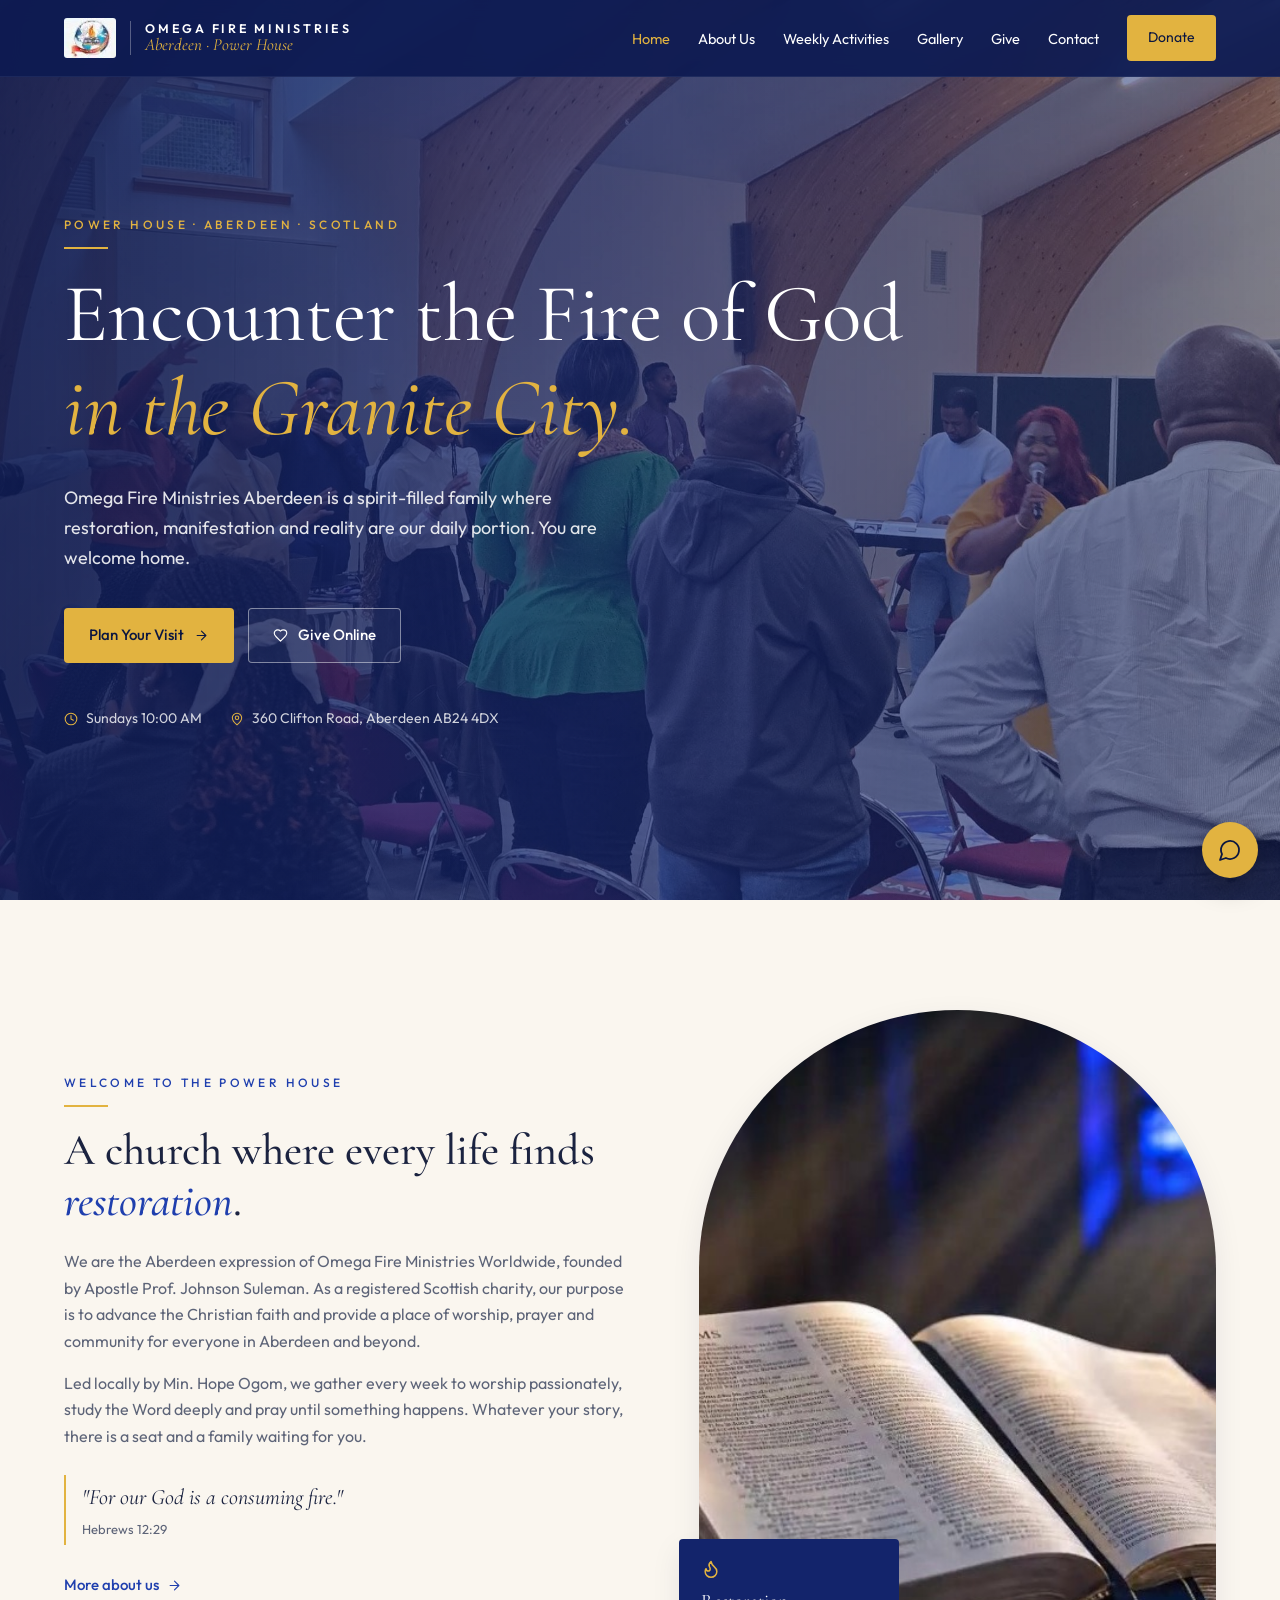
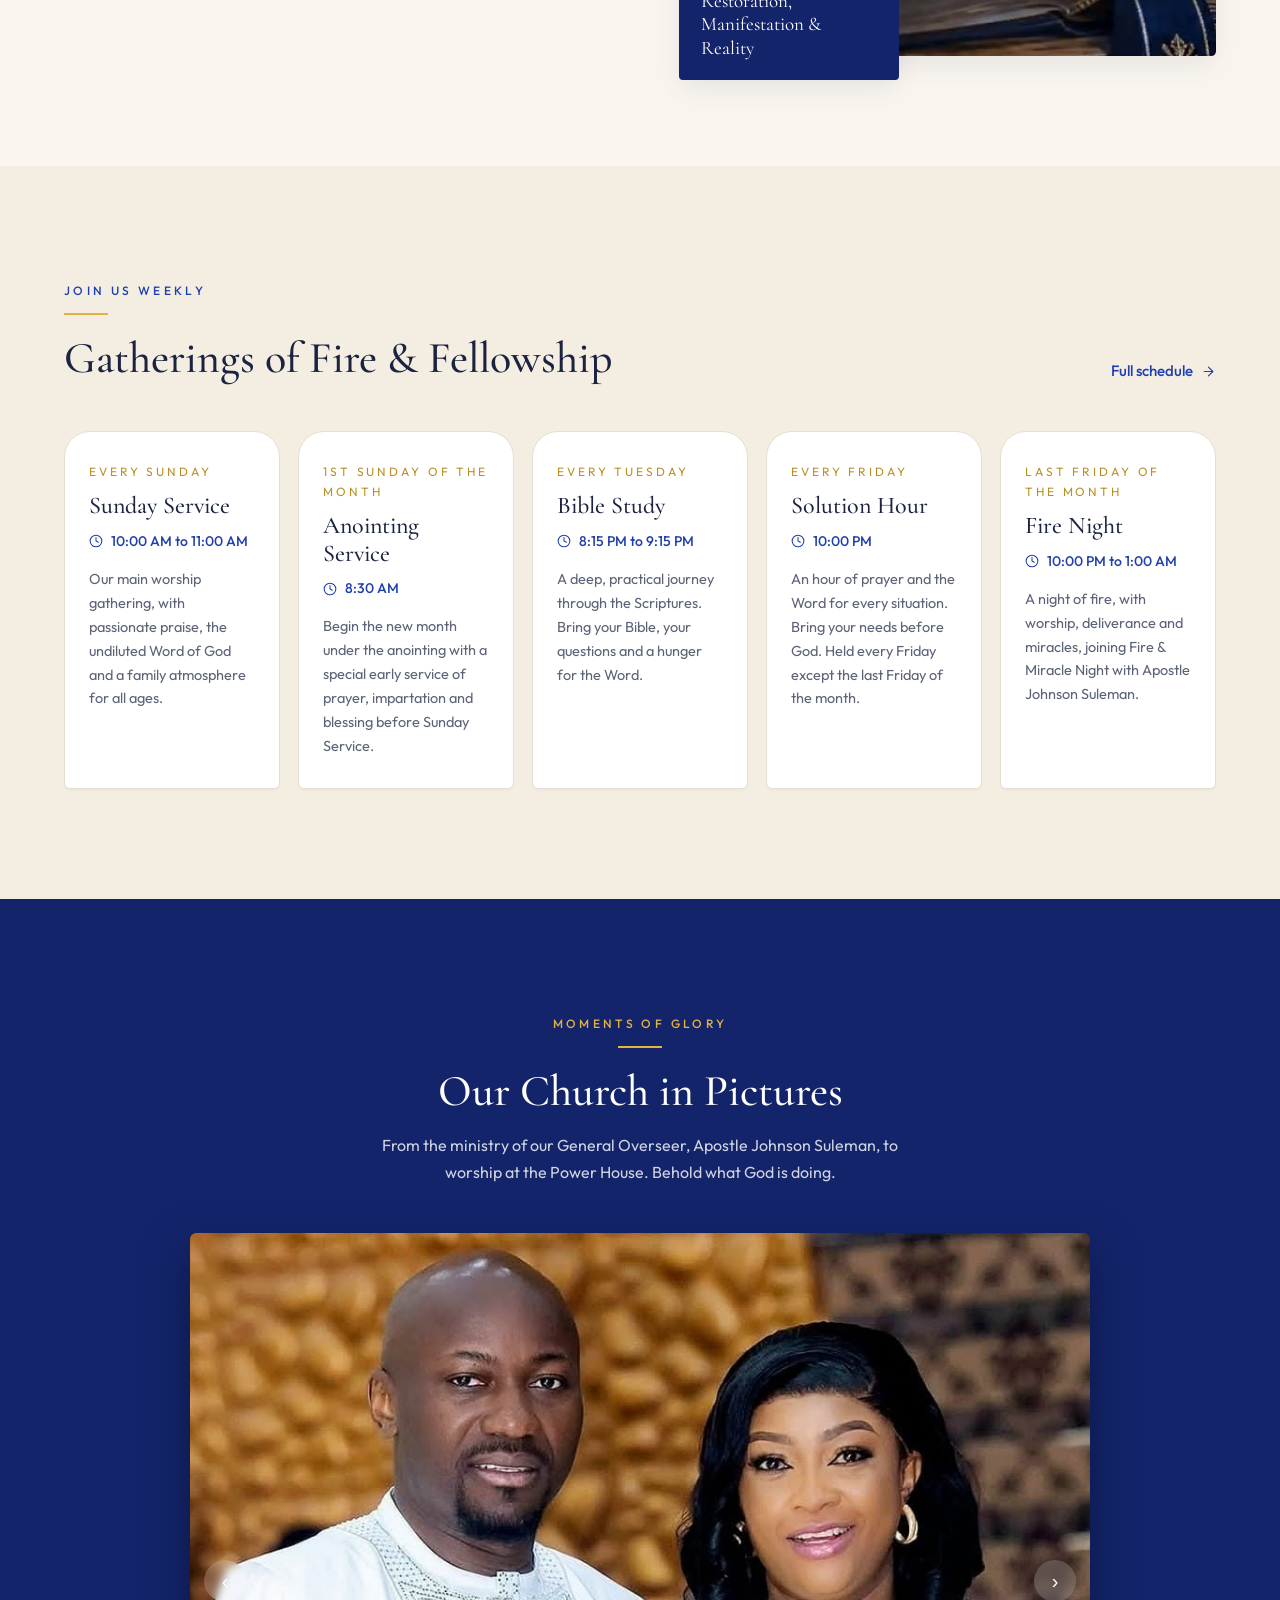
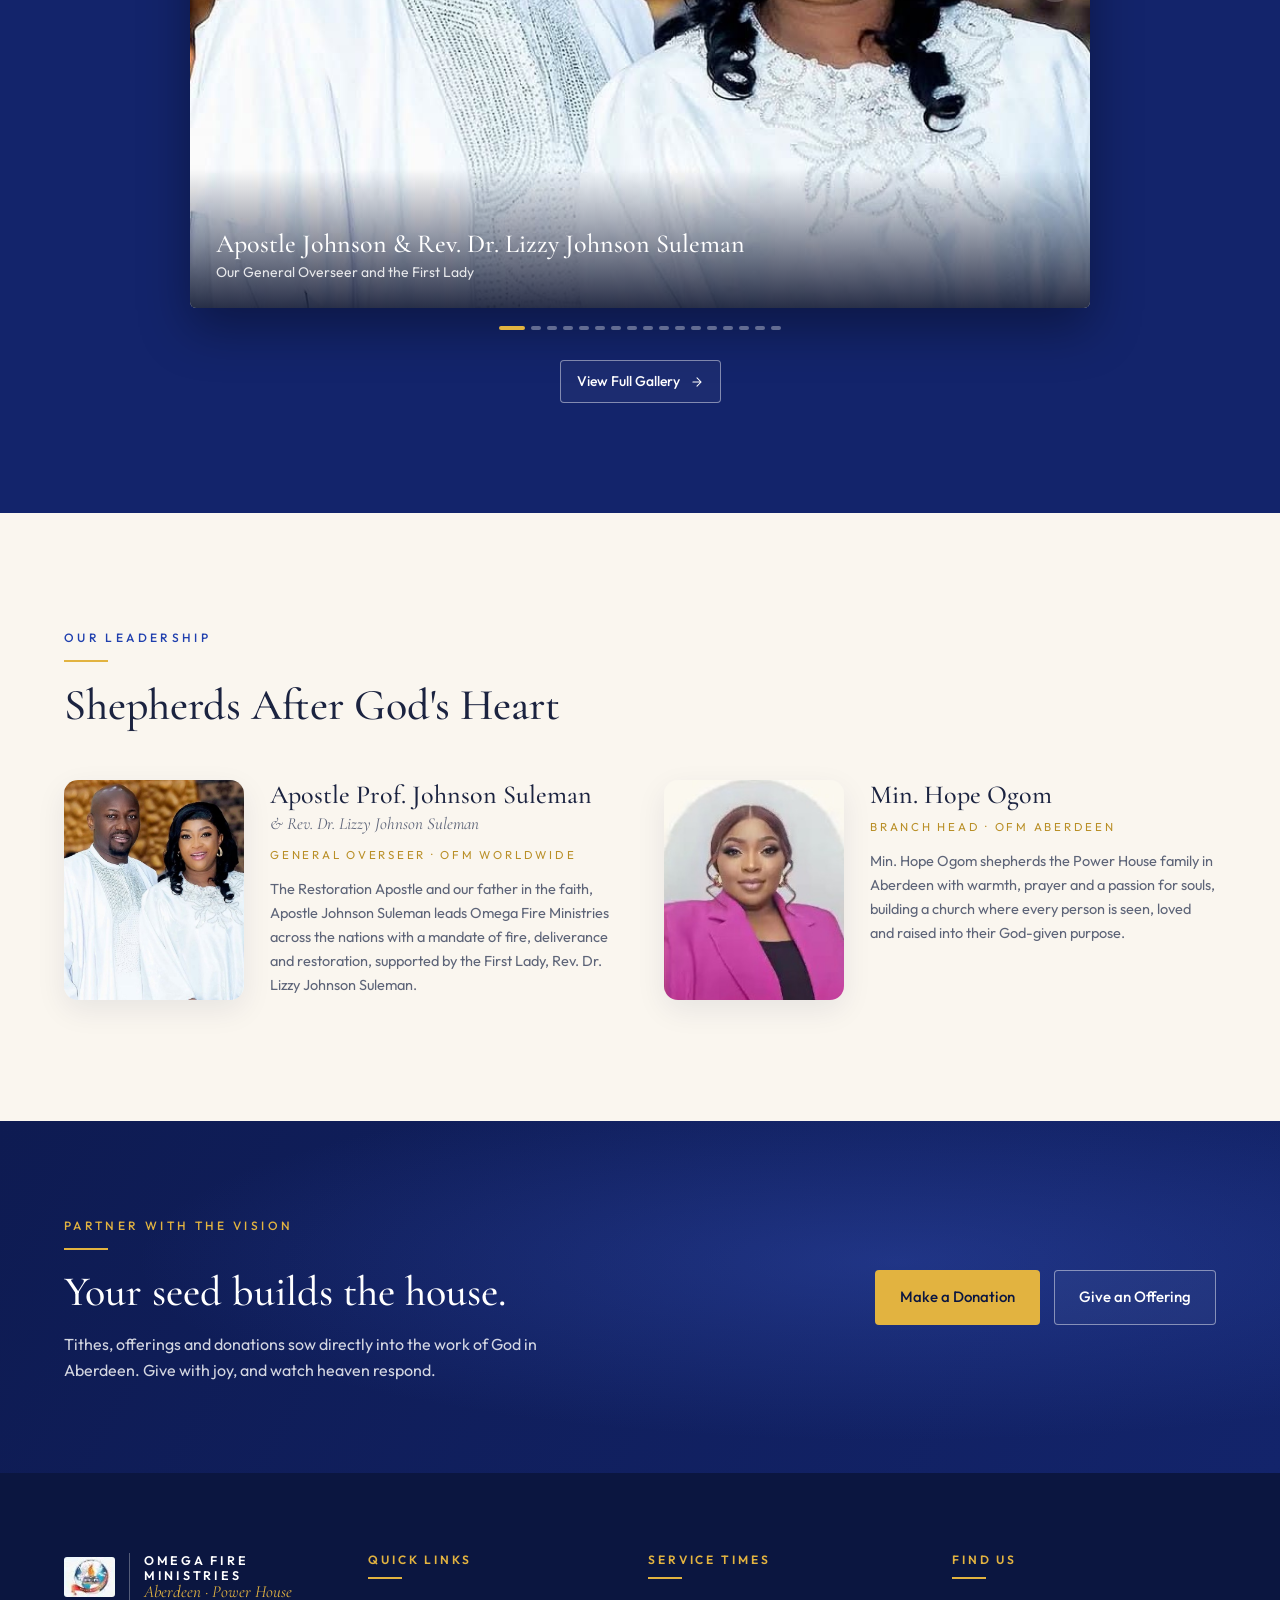
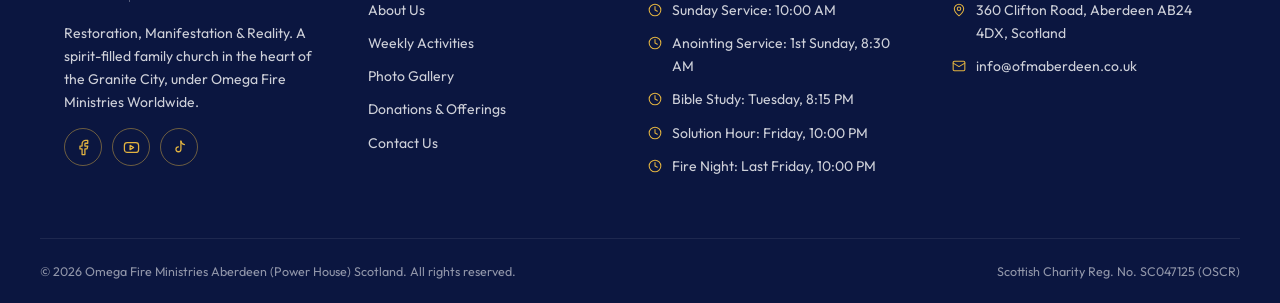
<file: index.html>
<!doctype html>
<html lang="en-GB">
<head>
<meta charset="utf-8">
<meta name="viewport" content="width=device-width, initial-scale=1">
<title>Omega Fire Ministries Aberdeen | Power House</title>
<meta name="description" content="Omega Fire Ministries Aberdeen (Power House) is a spirit-filled church at 360 Clifton Road, Aberdeen. Sunday Service at 10:00 AM.">
<meta property="og:title" content="Omega Fire Ministries Aberdeen | Power House">
<meta property="og:description" content="Omega Fire Ministries Aberdeen (Power House) is a spirit-filled church at 360 Clifton Road, Aberdeen. Sunday Service at 10:00 AM.">
<meta property="og:image" content="assets/img/hero-worship.jpg">
<meta name="theme-color" content="#13246b">
<link rel="icon" href="assets/img/logo.jpg">
<link rel="preconnect" href="https://fonts.googleapis.com">
<link rel="preconnect" href="https://fonts.gstatic.com" crossorigin>
<link href="https://fonts.googleapis.com/css2?family=Cormorant+Garamond:ital,wght@0,400;0,500;0,600;1,400;1,500&family=Outfit:wght@300;400;500;600&display=swap" rel="stylesheet">
<link rel="stylesheet" href="assets/css/style.css">
</head>
<body>
<header class="site-header">
  <nav class="container nav" aria-label="Main">
    <a class="brand" href="index.html">
      <img src="assets/img/logo.jpg" alt="Omega Fire Ministries logo" width="52" height="40">
      <span class="brand-text"><span class="brand-name">OMEGA FIRE MINISTRIES</span><span class="brand-sub">Aberdeen · Power House</span></span>
    </a>
    <button class="nav-toggle" aria-label="Open menu" aria-expanded="false">&#9776;</button>
    <ul class="nav-links"><li><a href="index.html" class="active" aria-current="page">Home</a></li><li><a href="about.html">About Us</a></li><li><a href="activities.html">Weekly Activities</a></li><li><a href="gallery.html">Gallery</a></li><li><a href="give.html">Give</a></li><li><a href="contact.html">Contact</a></li><li><a class="btn btn-gold" href="give.html">Donate</a></li></ul>
  </nav>
</header>
<main>
<section class="hero">
  <div class="hero-bg" style="background-image:url('assets/img/hero-worship.jpg')"></div>
  <div class="container">
    <span class="eyebrow gold">Power House · Aberdeen · Scotland</span>
    <h1>Encounter the Fire of God <em>in the Granite City.</em></h1>
    <p>Omega Fire Ministries Aberdeen is a spirit-filled family where restoration, manifestation and reality are our daily portion. You are welcome home.</p>
    <div class="hero-actions">
      <a class="btn btn-gold" href="activities.html">Plan Your Visit <svg class="icon " viewBox="0 0 24 24" aria-hidden="true"><path d="M5 12h14M12 5l7 7-7 7"/></svg></a>
      <a class="btn btn-ghost" href="give.html"><svg class="icon " viewBox="0 0 24 24" aria-hidden="true"><path d="M19 14c1.5-1.5 3-3.2 3-5.5A5.5 5.5 0 0 0 16.5 3c-1.8 0-3 .5-4.5 2-1.5-1.5-2.7-2-4.5-2A5.5 5.5 0 0 0 2 8.5c0 2.3 1.5 4 3 5.5l7 7Z"/></svg> Give Online</a>
    </div>
    <div class="hero-meta">
      <span><svg class="icon " viewBox="0 0 24 24" aria-hidden="true"><circle cx="12" cy="12" r="10"/><path d="M12 6v6l4 2"/></svg> Sundays 10:00 AM</span>
      <span><svg class="icon " viewBox="0 0 24 24" aria-hidden="true"><path d="M20 10c0 6-8 12-8 12s-8-6-8-12a8 8 0 0 1 16 0Z"/><circle cx="12" cy="10" r="3"/></svg> 360 Clifton Road, Aberdeen AB24 4DX</span>
    </div>
  </div>
</section>

<section class="section">
  <div class="container split">
    <div class="reveal">
      <span class="eyebrow">Welcome to the Power House</span>
      <h2 class="section-title">A church where every life finds <em>restoration</em>.</h2>
      <p class="lead" style="margin-top:22px">We are the Aberdeen expression of Omega Fire Ministries Worldwide, founded by Apostle Prof. Johnson Suleman. As a registered Scottish charity, our purpose is to advance the Christian faith and provide a place of worship, prayer and community for everyone in Aberdeen and beyond.</p>
      <p class="lead">Led locally by Min. Hope Ogom, we gather every week to worship passionately, study the Word deeply and pray until something happens. Whatever your story, there is a seat and a family waiting for you.</p>
      <div class="quote-inline">"For our God is a consuming fire."<small>Hebrews 12:29</small></div>
      <a class="link-arrow" href="about.html">More about us <svg class="icon " viewBox="0 0 24 24" aria-hidden="true"><path d="M5 12h14M12 5l7 7-7 7"/></svg></a>
    </div>
    <div class="arch-wrap reveal">
      <div class="arch"><img src="assets/img/bible.jpg" alt="An open Bible on a lectern in soft church light" loading="lazy"></div>
      <div class="arch-badge"><svg class="icon " viewBox="0 0 24 24" aria-hidden="true"><path d="M8.5 14.5A2.5 2.5 0 0 0 11 12c0-1.4-.5-2-1-3-1.1-2.1-.2-4 2-6 .5 2.5 2 4.9 4 6.5 2 1.6 3 3.5 3 5.5a7 7 0 1 1-14 0c0-1.2.4-2.3 1-3.3.3 1.6 1.3 2.8 2.5 2.8Z"/></svg>Restoration, Manifestation &amp; Reality</div>
    </div>
  </div>
</section>

<section class="section bg-cream-2">
  <div class="container">
    <div class="section-head">
      <div><span class="eyebrow">Join us weekly</span><h2 class="section-title">Gatherings of Fire &amp; Fellowship</h2></div>
      <a class="link-arrow" href="activities.html">Full schedule <svg class="icon " viewBox="0 0 24 24" aria-hidden="true"><path d="M5 12h14M12 5l7 7-7 7"/></svg></a>
    </div>
    <div class="grid-auto"><article class="card reveal"><div class="day">Every Sunday</div><h3>Sunday Service</h3><div class="time"><svg class="icon " viewBox="0 0 24 24" aria-hidden="true"><circle cx="12" cy="12" r="10"/><path d="M12 6v6l4 2"/></svg> 10:00 AM to 11:00 AM</div><p>Our main worship gathering, with passionate praise, the undiluted Word of God and a family atmosphere for all ages.</p></article><article class="card reveal"><div class="day">1st Sunday of the month</div><h3>Anointing Service</h3><div class="time"><svg class="icon " viewBox="0 0 24 24" aria-hidden="true"><circle cx="12" cy="12" r="10"/><path d="M12 6v6l4 2"/></svg> 8:30 AM</div><p>Begin the new month under the anointing with a special early service of prayer, impartation and blessing before Sunday Service.</p></article><article class="card reveal"><div class="day">Every Tuesday</div><h3>Bible Study</h3><div class="time"><svg class="icon " viewBox="0 0 24 24" aria-hidden="true"><circle cx="12" cy="12" r="10"/><path d="M12 6v6l4 2"/></svg> 8:15 PM to 9:15 PM</div><p>A deep, practical journey through the Scriptures. Bring your Bible, your questions and a hunger for the Word.</p></article><article class="card reveal"><div class="day">Every Friday</div><h3>Solution Hour</h3><div class="time"><svg class="icon " viewBox="0 0 24 24" aria-hidden="true"><circle cx="12" cy="12" r="10"/><path d="M12 6v6l4 2"/></svg> 10:00 PM</div><p>An hour of prayer and the Word for every situation. Bring your needs before God. Held every Friday except the last Friday of the month.</p></article><article class="card reveal"><div class="day">Last Friday of the month</div><h3>Fire Night</h3><div class="time"><svg class="icon " viewBox="0 0 24 24" aria-hidden="true"><circle cx="12" cy="12" r="10"/><path d="M12 6v6l4 2"/></svg> 10:00 PM to 1:00 AM</div><p>A night of fire, with worship, deliverance and miracles, joining Fire &amp; Miracle Night with Apostle Johnson Suleman.</p></article></div>
  </div>
</section>

<section class="section on-dark">
  <div class="container">
    <div class="center reveal" style="margin-bottom:48px">
      <span class="eyebrow center gold">Moments of Glory</span>
      <h2 class="section-title">Our Church in Pictures</h2>
      <p class="lead">From the ministry of our General Overseer, Apostle Johnson Suleman, to worship at the Power House. Behold what God is doing.</p>
    </div>
    <div class="carousel" data-carousel>
  <div class="carousel-viewport"><div class="carousel-track"><div class="slide"><div class="slide-bg" style="background-image:url('assets/img/sl-01.jpg')"></div><img src="assets/img/sl-01.jpg" alt="Apostle Johnson &amp; Rev. Dr. Lizzy Johnson Suleman" loading="lazy"><div class="slide-caption"><h3>Apostle Johnson &amp; Rev. Dr. Lizzy Johnson Suleman</h3><p>Our General Overseer and the First Lady</p></div></div><div class="slide"><div class="slide-bg" style="background-image:url('assets/img/sl-02.jpg')"></div><img src="assets/img/sl-02.jpg" alt="Taking the Word to the Streets" loading="lazy"><div class="slide-caption"><h3>Taking the Word to the Streets</h3><p>Outreach in the Granite City</p></div></div><div class="slide"><div class="slide-bg" style="background-image:url('assets/img/sl-05.jpg')"></div><img src="assets/img/sl-05.jpg" alt="Together in White" loading="lazy"><div class="slide-caption"><h3>Together in White</h3><p>Celebrating with the OFM family</p></div></div><div class="slide"><div class="slide-bg" style="background-image:url('assets/img/sl-13.jpg')"></div><img src="assets/img/sl-13.jpg" alt="A Season of Celebration" loading="lazy"><div class="slide-caption"><h3>A Season of Celebration</h3><p>Thanksgiving at the Power House</p></div></div><div class="slide"><div class="slide-bg" style="background-image:url('assets/img/sl-03.jpg')"></div><img src="assets/img/sl-03.jpg" alt="The Choir" loading="lazy"><div class="slide-caption"><h3>The Choir</h3><p>Lifting voices in worship</p></div></div><div class="slide"><div class="slide-bg" style="background-image:url('assets/img/sl-06.jpg')"></div><img src="assets/img/sl-06.jpg" alt="Joy in the House" loading="lazy"><div class="slide-caption"><h3>Joy in the House</h3><p>Fellowship and friendship</p></div></div><div class="slide"><div class="slide-bg" style="background-image:url('assets/img/sl-10.jpg')"></div><img src="assets/img/sl-10.jpg" alt="Praise and Worship" loading="lazy"><div class="slide-caption"><h3>Praise and Worship</h3><p>The worship team leading the house</p></div></div><div class="slide"><div class="slide-bg" style="background-image:url('assets/img/sl-12.jpg')"></div><img src="assets/img/sl-12.jpg" alt="Joyful Praise" loading="lazy"><div class="slide-caption"><h3>Joyful Praise</h3><p>Celebrating God's goodness together</p></div></div><div class="slide"><div class="slide-bg" style="background-image:url('assets/img/sl-07.jpg')"></div><img src="assets/img/sl-07.jpg" alt="One Family" loading="lazy"><div class="slide-caption"><h3>One Family</h3><p>Welcoming every worshipper home</p></div></div><div class="slide"><div class="slide-bg" style="background-image:url('assets/img/sl-15.jpg')"></div><img src="assets/img/sl-15.jpg" alt="Fire on the Altar" loading="lazy"><div class="slide-caption"><h3>Fire on the Altar</h3><p>Prayer and praise at the Power House</p></div></div><div class="slide"><div class="slide-bg" style="background-image:url('assets/img/sl-08.jpg')"></div><img src="assets/img/sl-08.jpg" alt="Prayer at the Altar" loading="lazy"><div class="slide-caption"><h3>Prayer at the Altar</h3><p>Standing in faith together</p></div></div><div class="slide"><div class="slide-bg" style="background-image:url('assets/img/sl-11.jpg')"></div><img src="assets/img/sl-11.jpg" alt="Singing Unto the Lord" loading="lazy"><div class="slide-caption"><h3>Singing Unto the Lord</h3><p>Ministration in song</p></div></div><div class="slide"><div class="slide-bg" style="background-image:url('assets/img/sl-09.jpg')"></div><img src="assets/img/sl-09.jpg" alt="Hands Raised in Worship" loading="lazy"><div class="slide-caption"><h3>Hands Raised in Worship</h3><p>Sunday worship at the Power House</p></div></div><div class="slide"><div class="slide-bg" style="background-image:url('assets/img/sl-14.jpg')"></div><img src="assets/img/sl-14.jpg" alt="Ministering the Word" loading="lazy"><div class="slide-caption"><h3>Ministering the Word</h3><p>Preaching at OFM Aberdeen</p></div></div><div class="slide"><div class="slide-bg" style="background-image:url('assets/img/sl-18.jpg')"></div><img src="assets/img/sl-18.jpg" alt="Prayer and Blessing" loading="lazy"><div class="slide-caption"><h3>Prayer and Blessing</h3><p>Standing in faith together</p></div></div><div class="slide"><div class="slide-bg" style="background-image:url('assets/img/sl-16.jpg')"></div><img src="assets/img/sl-16.jpg" alt="A New Generation on Fire" loading="lazy"><div class="slide-caption"><h3>A New Generation on Fire</h3><p>Young people worshipping at the Power House</p></div></div><div class="slide"><div class="slide-bg" style="background-image:url('assets/img/sl-04.jpg')"></div><img src="assets/img/sl-04.jpg" alt="The Outpouring 2026" loading="lazy"><div class="slide-caption"><h3>The Outpouring 2026</h3><p>Ministers gathered at The Outpouring 2026</p></div></div></div></div>
  <button class="carousel-btn prev" aria-label="Previous photo">&#8249;</button>
  <button class="carousel-btn next" aria-label="Next photo">&#8250;</button>
  <div class="dots"></div>
</div>
    <div class="center" style="margin-top:30px"><a class="btn btn-ghost btn-sm" href="gallery.html">View Full Gallery <svg class="icon " viewBox="0 0 24 24" aria-hidden="true"><path d="M5 12h14M12 5l7 7-7 7"/></svg></a></div>
  </div>
</section>

<section class="section">
  <div class="container">
    <span class="eyebrow">Our Leadership</span>
    <h2 class="section-title" style="margin-bottom:50px">Shepherds After God's Heart</h2>
    <div class="leaders">
      <div class="leader reveal">
        <img src="assets/img/leader-apostle.jpg" alt="Apostle Prof. Johnson Suleman and Rev. Dr. Lizzy Johnson Suleman" loading="lazy">
        <div>
          <h3>Apostle Prof. Johnson Suleman</h3>
          <div class="with">&amp; Rev. Dr. Lizzy Johnson Suleman</div>
          <div class="role">General Overseer · OFM Worldwide</div>
          <p>The Restoration Apostle and our father in the faith, Apostle Johnson Suleman leads Omega Fire Ministries across the nations with a mandate of fire, deliverance and restoration, supported by the First Lady, Rev. Dr. Lizzy Johnson Suleman.</p>
        </div>
      </div>
      <div class="leader reveal">
        <img src="assets/img/leader-hope.jpg" alt="Min. Hope Ogom" loading="lazy">
        <div>
          <h3>Min. Hope Ogom</h3>
          <div class="role">Branch Head · OFM Aberdeen</div>
          <p>Min. Hope Ogom shepherds the Power House family in Aberdeen with warmth, prayer and a passion for souls, building a church where every person is seen, loved and raised into their God-given purpose.</p>
        </div>
      </div>
    </div>
  </div>
</section>

<section class="partner">
  <div class="container">
    <div>
      <span class="eyebrow gold">Partner with the vision</span>
      <h2>Your seed builds the house.</h2>
      <p>Tithes, offerings and donations sow directly into the work of God in Aberdeen. Give with joy, and watch heaven respond.</p>
    </div>
    <div class="actions">
      <a class="btn btn-gold" href="give.html">Make a Donation</a>
      <a class="btn btn-ghost" href="give.html#ways">Give an Offering</a>
    </div>
  </div>
</section>
</main>
<footer class="site-footer">
  <div class="container footer-grid">
    <div>
      <a class="brand" href="index.html"><img src="assets/img/logo.jpg" alt="" width="52" height="40"><span class="brand-text"><span class="brand-name">OMEGA FIRE MINISTRIES</span><span class="brand-sub">Aberdeen · Power House</span></span></a>
      <p>Restoration, Manifestation &amp; Reality. A spirit-filled family church in the heart of the Granite City, under Omega Fire Ministries Worldwide.</p>
      <div class="socials"><a href="https://www.facebook.com/ofmaberdeen" target="_blank" rel="noopener" aria-label="Facebook"><svg class="icon " viewBox="0 0 24 24" aria-hidden="true"><path d="M18 2h-3a5 5 0 0 0-5 5v3H7v4h3v8h4v-8h3l1-4h-4V7a1 1 0 0 1 1-1h3z"/></svg></a><a href="https://www.youtube.com/results?search_query=OFM+Aberdeen" target="_blank" rel="noopener" aria-label="YouTube"><svg class="icon " viewBox="0 0 24 24" aria-hidden="true"><rect x="2" y="5" width="20" height="14" rx="4"/><path d="m10 9 5 3-5 3z"/></svg></a><a href="https://www.tiktok.com/@ofm.aberdeen" target="_blank" rel="noopener" aria-label="TikTok"><svg class="icon " viewBox="0 0 24 24" aria-hidden="true"><path d="M14 3v11.5a3.5 3.5 0 1 1-3.5-3.5"/><path d="M14 3c.4 2.6 2.3 4.5 5 4.8"/></svg></a></div>
    </div>
    <div>
      <h4>Quick Links</h4>
      <ul><li><a href="about.html">About Us</a></li><li><a href="activities.html">Weekly Activities</a></li><li><a href="gallery.html">Photo Gallery</a></li><li><a href="give.html">Donations &amp; Offerings</a></li><li><a href="contact.html">Contact Us</a></li></ul>
    </div>
    <div>
      <h4>Service Times</h4>
      <ul>
        <li><svg class="icon " viewBox="0 0 24 24" aria-hidden="true"><circle cx="12" cy="12" r="10"/><path d="M12 6v6l4 2"/></svg><span>Sunday Service: 10:00 AM</span></li>
        <li><svg class="icon " viewBox="0 0 24 24" aria-hidden="true"><circle cx="12" cy="12" r="10"/><path d="M12 6v6l4 2"/></svg><span>Anointing Service: 1st Sunday, 8:30 AM</span></li>
        <li><svg class="icon " viewBox="0 0 24 24" aria-hidden="true"><circle cx="12" cy="12" r="10"/><path d="M12 6v6l4 2"/></svg><span>Bible Study: Tuesday, 8:15 PM</span></li>
        <li><svg class="icon " viewBox="0 0 24 24" aria-hidden="true"><circle cx="12" cy="12" r="10"/><path d="M12 6v6l4 2"/></svg><span>Solution Hour: Friday, 10:00 PM</span></li>
        <li><svg class="icon " viewBox="0 0 24 24" aria-hidden="true"><circle cx="12" cy="12" r="10"/><path d="M12 6v6l4 2"/></svg><span>Fire Night: Last Friday, 10:00 PM</span></li>
      </ul>
    </div>
    <div>
      <h4>Find Us</h4>
      <ul>
        <li><svg class="icon " viewBox="0 0 24 24" aria-hidden="true"><path d="M20 10c0 6-8 12-8 12s-8-6-8-12a8 8 0 0 1 16 0Z"/><circle cx="12" cy="10" r="3"/></svg><span>360 Clifton Road, Aberdeen AB24 4DX, Scotland</span></li>
        <li><svg class="icon " viewBox="0 0 24 24" aria-hidden="true"><rect x="2" y="4" width="20" height="16" rx="2"/><path d="m22 7-10 6L2 7"/></svg><a href="mailto:info@ofmaberdeen.co.uk">info@ofmaberdeen.co.uk</a></li>
      </ul>
    </div>
  </div>
  <div class="container footer-bottom">
    <span>© <span data-year>2026</span> Omega Fire Ministries Aberdeen (Power House) Scotland. All rights reserved.</span>
    <span>Scottish Charity Reg. No. SC047125 (OSCR)</span>
  </div>
</footer>
<button class="chat-fab" aria-label="Open the Power House Assistant" aria-expanded="false"><svg class="icon " viewBox="0 0 24 24" aria-hidden="true"><path d="M7.9 20A9 9 0 1 0 4 16.1L2 22Z"/></svg></button>
<div class="chat-panel" role="dialog" aria-label="Power House Assistant">
  <div class="chat-head"><span class="av"><svg class="icon " viewBox="0 0 24 24" aria-hidden="true"><path d="M12 3l1.9 5.8L20 10l-6.1 1.2L12 17l-1.9-5.8L4 10l6.1-1.2z"/><path d="M19 15l.8 2.2L22 18l-2.2.8L19 21l-.8-2.2L16 18l2.2-.8z"/></svg></span><div><strong>Power House Assistant</strong><small>Ask about services, giving &amp; more</small></div><button class="chat-close" aria-label="Close">&times;</button></div>
  <div class="chat-body" aria-live="polite"></div>
  <form class="chat-form"><input type="text" placeholder="Type your question..." aria-label="Your question"><button type="submit" aria-label="Send"><svg class="icon " viewBox="0 0 24 24" aria-hidden="true"><path d="m22 2-7 20-4-9-9-4Z"/><path d="M22 2 11 13"/></svg></button></form>
</div>
<script src="assets/js/main.js"></script>
</body>
</html>
</file>
<file: assets/css/style.css>
/* Omega Fire Ministries Aberdeen — Power House */
:root {
  --navy: #13246b;
  --navy-deep: #0e1b52;
  --navy-ink: #0b1640;
  --royal: #1f3fae;
  --gold: #e2b340;
  --gold-soft: #f0cd6e;
  --cream: #faf6ef;
  --cream-2: #f3ede2;
  --ink: #1b2340;
  --muted: #5d6478;
  --line: #e6dfd1;
  --white: #ffffff;
  --serif: "Cormorant Garamond", Georgia, "Times New Roman", serif;
  --sans: "Outfit", system-ui, -apple-system, "Segoe UI", sans-serif;
  --radius: 14px;
  --shadow: 0 10px 30px rgba(14, 27, 82, 0.08);
  --max: 1200px;
}

*, *::before, *::after { box-sizing: border-box; }
html { scroll-behavior: smooth; }
body {
  margin: 0;
  font-family: var(--sans);
  font-size: 16px;
  line-height: 1.65;
  color: var(--ink);
  background: var(--cream);
  -webkit-font-smoothing: antialiased;
}
img { max-width: 100%; display: block; }
a { color: inherit; text-decoration: none; }
h1, h2, h3, h4 { font-family: var(--serif); font-weight: 500; line-height: 1.15; margin: 0; color: inherit; }
p { margin: 0 0 1em; }
.container { width: 100%; max-width: var(--max); margin: 0 auto; padding: 0 24px; }
.sr-only { position: absolute; width: 1px; height: 1px; overflow: hidden; clip: rect(0 0 0 0); white-space: nowrap; }
.icon { width: 1em; height: 1em; flex: none; stroke: currentColor; fill: none; stroke-width: 1.8; stroke-linecap: round; stroke-linejoin: round; }

/* ---------- Eyebrow / headings ---------- */
.eyebrow {
  display: inline-block;
  font-family: var(--sans);
  font-size: 12px;
  font-weight: 500;
  letter-spacing: 0.28em;
  text-transform: uppercase;
  color: var(--royal);
  padding-bottom: 14px;
  margin-bottom: 18px;
  position: relative;
}
.eyebrow::after { content: ""; position: absolute; left: 0; bottom: 0; width: 44px; height: 2px; background: var(--gold); }
.eyebrow.center::after { left: 50%; transform: translateX(-50%); }
.on-dark .eyebrow, .eyebrow.gold { color: var(--gold); }
.section-title { font-size: clamp(30px, 4vw, 44px); }
.section-title em { font-style: italic; color: var(--royal); }
.lead { color: var(--muted); }

/* ---------- Buttons ---------- */
.btn {
  display: inline-flex; align-items: center; gap: 10px;
  padding: 14px 24px; border-radius: 4px;
  font-family: var(--sans); font-weight: 500; font-size: 15px;
  border: 1px solid transparent; cursor: pointer;
  transition: transform .2s ease, background .2s ease, box-shadow .2s ease, color .2s ease;
}
.btn:hover { transform: translateY(-2px); }
.btn-gold { background: var(--gold); color: var(--navy-ink); }
.btn-gold:hover { background: var(--gold-soft); box-shadow: 0 8px 22px rgba(226,179,64,.35); }
.btn-ghost { border-color: rgba(255,255,255,.45); color: #fff; background: rgba(255,255,255,.04); }
.btn-ghost:hover { background: rgba(255,255,255,.12); }
.btn-royal { background: var(--royal); color: #fff; box-shadow: 0 8px 20px rgba(31,63,174,.25); }
.btn-royal:hover { background: #2a4cc4; }
.btn-outline { border-color: var(--line); color: var(--royal); background: #fff; }
.btn-outline:hover { border-color: var(--royal); }
.btn-sm { padding: 9px 16px; font-size: 14px; }
.link-arrow { display: inline-flex; align-items: center; gap: 8px; color: var(--royal); font-weight: 500; font-size: 15px; }
.link-arrow:hover { gap: 12px; }
.on-dark .link-arrow, .link-arrow.gold { color: var(--gold); }
.link-arrow, .btn { transition: gap .2s ease, transform .2s ease, background .2s ease; }

/* ---------- Header ---------- */
.site-header {
  position: fixed; inset: 0 0 auto 0; z-index: 50;
  background: rgba(14, 27, 82, 0.92);
  backdrop-filter: blur(10px); -webkit-backdrop-filter: blur(10px);
  border-bottom: 1px solid rgba(255,255,255,.06);
}
.nav { display: flex; align-items: center; justify-content: space-between; height: 76px; gap: 24px; }
.brand { display: flex; align-items: center; gap: 14px; color: #fff; }
.brand img { width: 52px; height: 40px; object-fit: cover; border-radius: 3px; background: #fff; }
.brand-text { border-left: 1px solid rgba(255,255,255,.3); padding-left: 14px; line-height: 1.15; }
.brand-name { display: block; font-size: 12.5px; font-weight: 600; letter-spacing: .22em; }
.brand-sub { display: block; font-family: var(--serif); font-style: italic; font-size: 17px; color: var(--gold); }
.nav-links { display: flex; align-items: center; gap: 28px; list-style: none; margin: 0; padding: 0; }
.nav-links a { color: #fff; font-size: 14.5px; font-weight: 400; transition: color .2s; }
.nav-links a:hover, .nav-links a.active { color: var(--gold); }
.nav-links .btn { color: var(--navy-ink); padding: 10px 20px; font-size: 14px; }
.nav-links .btn:hover { color: var(--navy-ink); }
.nav-toggle { display: none; background: none; border: 0; color: #fff; font-size: 28px; cursor: pointer; padding: 6px; }

/* ---------- Hero (home) ---------- */
.hero {
  position: relative; min-height: 100vh; display: flex; align-items: center;
  color: #fff; overflow: hidden; padding: 120px 0 80px;
  background: var(--navy-deep);
}
.hero-bg { position: absolute; inset: 0; background-size: cover; background-position: center; transform: scale(1.04); animation: heroZoom 18s ease-out forwards; }
@keyframes heroZoom { to { transform: scale(1); } }
.hero::after { content: ""; position: absolute; inset: 0; background: linear-gradient(90deg, rgba(14,27,82,.9) 0%, rgba(19,36,107,.72) 45%, rgba(19,36,107,.45) 100%); }
.hero .container { position: relative; z-index: 2; }
.hero h1 { font-size: clamp(42px, 6.6vw, 82px); font-weight: 400; margin-bottom: 28px; }
.hero h1 em { display: block; font-style: italic; color: var(--gold); }
.hero p { max-width: 560px; font-size: 18px; color: rgba(255,255,255,.88); margin-bottom: 36px; }
.hero-actions { display: flex; flex-wrap: wrap; gap: 14px; margin-bottom: 44px; }
.hero-meta { display: flex; flex-wrap: wrap; gap: 28px; font-size: 14px; color: rgba(255,255,255,.8); }
.hero-meta span { display: inline-flex; align-items: center; gap: 8px; }
.hero-meta .icon { color: var(--gold); }

/* ---------- Page hero (inner pages) ---------- */
.page-hero {
  position: relative; color: #fff; overflow: hidden;
  background: linear-gradient(120deg, var(--navy-deep), var(--navy) 60%, #1a2f86);
  padding: 170px 0 90px;
}
.page-hero::before { content: ""; position: absolute; inset: 0; background-image: var(--hero-img); background-size: cover; background-position: center; opacity: .12; }
.page-hero .watermark {
  position: absolute; right: -10px; top: 70px; font-family: var(--serif); font-style: italic;
  font-size: clamp(120px, 18vw, 230px); line-height: 1; color: rgba(255,255,255,.06); pointer-events: none; white-space: nowrap;
}
.page-hero .container { position: relative; z-index: 2; }
.page-hero h1 { font-size: clamp(36px, 5vw, 56px); max-width: 720px; margin-bottom: 22px; }
.page-hero p { max-width: 640px; font-size: 17px; color: rgba(255,255,255,.85); margin-bottom: 26px; }
.scripture { border-left: 2px solid var(--gold); padding-left: 14px; font-family: var(--serif); font-style: italic; font-size: 18px; color: rgba(255,255,255,.9); }
.scripture cite { font-style: normal; font-size: 14px; color: rgba(255,255,255,.6); margin-left: 4px; }

/* ---------- Sections ---------- */
section { position: relative; }
.section { padding: 110px 0; }
.section-sm { padding: 70px 0; }
.bg-cream-2 { background: var(--cream-2); }
.bg-white { background: #fff; }
.on-dark { background: var(--navy); color: #fff; }
.on-dark .lead, .on-dark p { color: rgba(255,255,255,.8); }
.section-head { display: flex; align-items: flex-end; justify-content: space-between; gap: 24px; margin-bottom: 48px; flex-wrap: wrap; }
.center { text-align: center; }
.center .lead { max-width: 560px; margin: 16px auto 0; }

/* Welcome */
.split { display: grid; grid-template-columns: 1.05fr 0.95fr; gap: 64px; align-items: center; }
.split .lead { font-size: 16px; }
.quote-inline { border-left: 2px solid var(--gold); padding: 4px 0 4px 16px; margin: 26px 0; font-family: var(--serif); font-style: italic; font-size: 22px; }
.quote-inline small { display: block; font-family: var(--sans); font-style: normal; font-size: 13px; color: var(--muted); margin-top: 4px; }
.arch-wrap { position: relative; }
.arch { border-radius: 999px 999px 18px 18px; overflow: hidden; aspect-ratio: 4 / 5; box-shadow: var(--shadow); }
.arch img { width: 100%; height: 100%; object-fit: cover; }
.arch-badge {
  position: absolute; left: -20px; bottom: -24px; background: var(--navy); color: #fff;
  padding: 20px 22px; border-radius: 4px; max-width: 220px; box-shadow: var(--shadow);
  font-family: var(--serif); font-size: 19px; line-height: 1.25;
}
.arch-badge .icon { color: var(--gold); font-size: 20px; display: block; margin-bottom: 10px; }

/* Cards */
.grid-4 { display: grid; grid-template-columns: repeat(4, 1fr); gap: 20px; }
.grid-2 { display: grid; grid-template-columns: repeat(2, 1fr); gap: 24px; }
.grid-3 { display: grid; grid-template-columns: repeat(3, 1fr); gap: 24px; }
.card {
  background: #fff; border: 1px solid var(--line); border-radius: 26px 26px 6px 6px;
  padding: 30px 24px; box-shadow: 0 2px 0 rgba(0,0,0,.02); position: relative;
  transition: transform .25s ease, box-shadow .25s ease;
}
.card:hover { transform: translateY(-4px); box-shadow: var(--shadow); }
.card .day { font-size: 12px; letter-spacing: .24em; text-transform: uppercase; color: #b98f27; margin-bottom: 10px; }
.card h3 { font-size: 24px; margin-bottom: 10px; }
.card .time { display: flex; align-items: center; gap: 8px; color: var(--royal); font-size: 14px; font-weight: 500; margin-bottom: 14px; }
.card p { font-size: 14.5px; color: var(--muted); margin: 0; }
.corner::before { content: ""; position: absolute; left: 12px; top: 12px; width: 18px; height: 18px; border-left: 2px solid var(--gold); border-top: 2px solid var(--gold); opacity: .8; }

/* Carousel */
.carousel { position: relative; max-width: 900px; margin: 0 auto; }
.carousel-viewport { overflow: hidden; border-radius: 6px; box-shadow: 0 20px 50px rgba(0,0,0,.35); aspect-ratio: 16 / 9; background: #0b1640; }
.carousel-track { display: flex; height: 100%; transition: transform .6s cubic-bezier(.6,.05,.3,1); }
.slide { position: relative; flex: 0 0 100%; height: 100%; }
.slide img { width: 100%; height: 100%; object-fit: cover; }
.slide-caption { position: absolute; inset: auto 0 0 0; padding: 60px 26px 24px; background: linear-gradient(transparent, rgba(5,12,40,.85)); color: #fff; }
.slide-caption h3 { font-size: 26px; }
.slide-caption p { margin: 2px 0 0; font-size: 14px; color: rgba(255,255,255,.85); }
.carousel-btn { position: absolute; top: 50%; transform: translateY(-50%); width: 42px; height: 42px; border-radius: 50%; border: 0; background: rgba(255,255,255,.18); color: #fff; font-size: 20px; cursor: pointer; display: grid; place-items: center; backdrop-filter: blur(4px); }
.carousel-btn:hover { background: rgba(255,255,255,.32); }
.carousel-btn.prev { left: 14px; } .carousel-btn.next { right: 14px; }
.dots { display: flex; justify-content: center; gap: 6px; margin-top: 18px; }
.dots button { width: 10px; height: 4px; border-radius: 2px; border: 0; background: rgba(255,255,255,.35); cursor: pointer; transition: width .3s, background .3s; padding: 0; }
.dots button.active { width: 26px; background: var(--gold); }

/* Leaders */
.leaders { display: grid; grid-template-columns: 1fr 1fr; gap: 48px; }
.leader { display: grid; grid-template-columns: 180px 1fr; gap: 26px; align-items: start; }
.leader img { width: 180px; height: 220px; object-fit: cover; border-radius: 90px 90px 6px 6px; box-shadow: var(--shadow); }
.leader h3 { font-size: 26px; }
.leader .with { font-family: var(--serif); font-style: italic; color: var(--muted); font-size: 17px; }
.leader .role { font-size: 11.5px; letter-spacing: .24em; text-transform: uppercase; color: #b98f27; margin: 8px 0 12px; }
.leader p { font-size: 14.5px; color: var(--muted); }

/* Partner band */
.partner {
  background: radial-gradient(ellipse at 70% 40%, rgba(60,90,200,.35), transparent 60%), linear-gradient(120deg, var(--navy-deep), var(--navy));
  color: #fff; padding: 90px 0;
}
.partner .container { display: flex; align-items: center; justify-content: space-between; gap: 32px; flex-wrap: wrap; }
.partner h2 { font-size: clamp(30px, 4vw, 42px); margin-bottom: 14px; }
.partner p { color: rgba(255,255,255,.82); max-width: 520px; margin: 0; }
.partner .actions { display: flex; gap: 14px; flex-wrap: wrap; }

/* Footer */
.site-footer { background: var(--navy-ink); color: rgba(255,255,255,.8); padding: 80px 0 0; font-size: 14px; }
.footer-grid { display: grid; grid-template-columns: 1.1fr 1fr 1.1fr 1.1fr; gap: 40px; }
.site-footer .brand { margin-bottom: 20px; }
.site-footer h4 { font-family: var(--sans); font-size: 12px; font-weight: 600; letter-spacing: .24em; color: var(--gold); text-transform: uppercase; padding-bottom: 12px; margin-bottom: 20px; position: relative; }
.site-footer h4::after { content: ""; position: absolute; left: 0; bottom: 0; width: 34px; height: 2px; background: var(--gold); }
.site-footer ul { list-style: none; margin: 0; padding: 0; display: grid; gap: 10px; }
.site-footer li { display: flex; gap: 10px; align-items: flex-start; }
.site-footer li .icon { color: var(--gold); margin-top: 4px; }
.site-footer a:hover { color: var(--gold); }
.site-footer .fb { color: var(--gold); display: inline-flex; gap: 8px; align-items: center; margin-top: 8px; }
.footer-bottom { border-top: 1px solid rgba(255,255,255,.08); margin-top: 60px; padding: 22px 0; display: flex; justify-content: space-between; gap: 16px; flex-wrap: wrap; font-size: 12.5px; color: rgba(255,255,255,.55); }

/* About */
.charity-box { background: var(--cream-2); border: 1px solid var(--line); border-radius: 6px; padding: 24px; margin-top: 28px; }
.charity-box h3 { display: flex; align-items: center; gap: 10px; font-size: 22px; margin-bottom: 10px; }
.charity-box h3 .icon { color: var(--royal); }
.charity-box p { font-size: 14px; color: var(--muted); }
.photo-caption { text-align: center; font-size: 13px; color: var(--muted); margin-top: 14px; }
.belief { background: rgba(255,255,255,.04); border: 1px solid rgba(255,255,255,.12); border-radius: 4px; padding: 28px 22px; }
.belief .icon { color: var(--gold); font-size: 24px; margin-bottom: 18px; }
.belief h3 { font-size: 22px; margin-bottom: 12px; color: #fff; }
.belief p { font-size: 14px; color: rgba(255,255,255,.75); margin: 0; }
.big-quote { max-width: 760px; margin: 60px auto 0; border-left: 2px solid var(--gold); padding-left: 20px; font-family: var(--serif); font-style: italic; font-size: 24px; }
.big-quote small { display: block; font-family: var(--sans); font-style: normal; font-size: 13px; color: rgba(255,255,255,.6); margin-top: 8px; }
.cta-center h2 { font-size: clamp(30px, 4vw, 42px); max-width: 560px; margin: 0 auto 32px; }
.cta-center .actions { display: flex; justify-content: center; gap: 14px; flex-wrap: wrap; }

/* Timeline (weekly activities) */
.timeline { max-width: 820px; margin: 0 auto; position: relative; padding-left: 60px; }
.timeline::before { content: ""; position: absolute; left: 13px; top: 10px; bottom: 10px; width: 2px; background: var(--gold); opacity: .55; }
.t-item { position: relative; margin-bottom: 28px; }
.t-item::before { content: ""; position: absolute; left: -54px; top: 12px; width: 14px; height: 14px; border-radius: 50%; border: 2px solid var(--gold); background: var(--cream); box-shadow: inset 0 0 0 3px var(--cream), inset 0 0 0 8px var(--gold); }
.t-item .card { border-radius: 40px 40px 6px 6px; padding: 30px 32px; }
.t-item .card h3 { font-size: 30px; }
.meta-row { display: flex; flex-wrap: wrap; gap: 20px; color: var(--royal); font-size: 14px; font-weight: 500; margin-bottom: 14px; }
.meta-row span { display: inline-flex; align-items: center; gap: 7px; }
.info-pair { display: grid; grid-template-columns: 1fr 1fr; gap: 20px; max-width: 820px; margin: 50px auto 0; padding-left: 60px; }
.info-card { padding: 32px 26px; border-radius: 4px; }
.info-card.dark { background: var(--navy); color: #fff; }
.info-card.light { background: #fff; border: 1px solid var(--line); }
.info-card .icon { font-size: 24px; color: var(--gold); margin-bottom: 18px; }
.info-card.light .icon { color: var(--royal); }
.info-card h3 { font-size: 24px; margin-bottom: 12px; }
.info-card p { font-size: 14px; }
.info-card.dark p { color: rgba(255,255,255,.8); }
.info-card.light p { color: var(--muted); }

/* Gallery */
.masonry { columns: 3; column-gap: 20px; }
.m-item { break-inside: avoid; margin-bottom: 20px; background: #fff; border-radius: 30px 30px 4px 4px; overflow: hidden; box-shadow: 0 4px 18px rgba(14,27,82,.07); cursor: zoom-in; transition: transform .25s, box-shadow .25s; border: 1px solid var(--line); }
.m-item:hover { transform: translateY(-4px); box-shadow: var(--shadow); }
.m-item img { width: 100%; }
.m-item .cap { padding: 16px 18px 18px; }
.m-item h3 { font-size: 19px; }
.m-item p { font-size: 13px; color: var(--muted); margin: 2px 0 0; }
.note-box { background: var(--cream-2); border: 1px solid var(--line); border-radius: 6px; padding: 40px 24px; text-align: center; margin-top: 30px; }
.note-box .serif { font-family: var(--serif); font-style: italic; font-size: 22px; margin-bottom: 8px; }
.note-box p { color: var(--muted); font-size: 14px; max-width: 460px; margin: 0 auto 22px; }
.lightbox { position: fixed; inset: 0; z-index: 100; background: rgba(5,10,35,.92); display: none; align-items: center; justify-content: center; padding: 30px; flex-direction: column; gap: 14px; }
.lightbox.open { display: flex; }
.lightbox img { max-height: 80vh; max-width: 92vw; border-radius: 4px; }
.lightbox .lb-cap { color: #fff; text-align: center; font-family: var(--serif); font-size: 22px; }
.lightbox .lb-close { position: absolute; top: 18px; right: 22px; background: none; border: 0; color: #fff; font-size: 34px; cursor: pointer; }

/* Give */
.pull-quote { max-width: 760px; margin: 0 auto; border-left: 2px solid var(--gold); padding-left: 22px; font-family: var(--serif); font-style: italic; font-size: clamp(22px, 2.6vw, 30px); line-height: 1.45; }
.pull-quote small { display: block; font-family: var(--sans); font-style: normal; font-size: 13px; color: var(--muted); margin-top: 10px; }
.give-card { text-align: center; padding: 34px 22px; }
.give-card .circle { width: 48px; height: 48px; border-radius: 50%; background: var(--cream-2); color: #b98f27; display: grid; place-items: center; margin: 0 auto 16px; font-size: 22px; }
.give-card h3 { font-size: 22px; }
.copy-field { display: flex; align-items: center; justify-content: space-between; gap: 12px; background: rgba(255,255,255,.05); border: 1px solid rgba(255,255,255,.14); border-radius: 4px; padding: 14px 16px; margin-bottom: 12px; }
.copy-field small { display: block; font-size: 11px; letter-spacing: .2em; text-transform: uppercase; color: rgba(255,255,255,.6); }
.copy-field strong { font-weight: 500; color: #fff; }
.copy-btn { background: none; border: 0; color: rgba(255,255,255,.7); cursor: pointer; font-size: 18px; padding: 4px; }
.copy-btn:hover { color: var(--gold); }
.dashed { border: 1px dashed rgba(226,179,64,.5); border-radius: 4px; padding: 18px; font-size: 13.5px; color: rgba(255,255,255,.8); }
.dashed .icon { color: var(--gold); font-size: 18px; margin-bottom: 8px; display: block; }
.dashed a { color: var(--gold); font-weight: 500; }
.panel { background: rgba(255,255,255,.04); border: 1px solid rgba(255,255,255,.12); border-radius: 4px; padding: 30px 26px; }
.panel strong { color: #fff; }
.small-note { font-size: 13px; color: var(--muted); max-width: 640px; margin: 0 auto; text-align: center; }
.small-note a { color: var(--royal); font-weight: 600; }

/* Contact */
.contact-grid { display: grid; grid-template-columns: 1fr 1fr; gap: 50px; }
.c-list { list-style: none; padding: 0; margin: 26px 0 32px; display: grid; gap: 20px; }
.c-list li { display: flex; gap: 16px; align-items: flex-start; }
.c-ico { width: 40px; height: 40px; border-radius: 50%; background: var(--cream-2); color: var(--royal); display: grid; place-items: center; font-size: 17px; flex: none; }
.c-list strong { display: block; font-weight: 500; }
.c-list a, .c-list span { font-size: 14px; color: var(--muted); }
.c-list a { color: var(--royal); }
.form-card { position: relative; background: #fff; border: 1px solid var(--line); border-radius: 40px 40px 6px 6px; padding: 30px 26px; }
.form-card h3 { font-size: 24px; }
.form-card .sub { font-family: var(--serif); font-style: italic; color: var(--muted); margin-bottom: 18px; }
.field { width: 100%; padding: 13px 14px; border: 1px solid var(--line); border-radius: 4px; background: var(--cream); font: inherit; font-size: 14px; margin-bottom: 12px; color: var(--ink); }
.field:focus { outline: 2px solid rgba(31,63,174,.25); border-color: var(--royal); }
textarea.field { min-height: 110px; resize: vertical; }
.form-hint { font-size: 12.5px; color: var(--muted); margin-top: 12px; }
.map { border-radius: 6px; overflow: hidden; border: 1px solid var(--line); height: 640px; margin-top: 26px; }
.map iframe { width: 100%; height: 100%; border: 0; }

/* Chat assistant */
.chat-fab { position: fixed; right: 22px; bottom: 22px; z-index: 60; width: 56px; height: 56px; border-radius: 50%; border: 0; background: var(--gold); color: var(--navy-ink); font-size: 24px; display: grid; place-items: center; cursor: pointer; box-shadow: 0 10px 26px rgba(0,0,0,.25); transition: transform .2s; }
.chat-fab:hover { transform: scale(1.06); }
.chat-fab.open { background: var(--navy); color: #fff; }
.chat-panel { position: fixed; right: 22px; bottom: 92px; z-index: 60; width: min(370px, calc(100vw - 32px)); height: min(500px, calc(100vh - 140px)); background: var(--cream); border-radius: 8px; box-shadow: 0 24px 60px rgba(0,0,0,.3); display: none; flex-direction: column; overflow: hidden; }
.chat-panel.open { display: flex; }
.chat-head { background: var(--navy); color: #fff; padding: 14px 16px; display: flex; align-items: center; gap: 12px; }
.chat-head .av { width: 34px; height: 34px; border-radius: 50%; background: var(--gold); color: var(--navy-ink); display: grid; place-items: center; }
.chat-head strong { font-family: var(--serif); font-weight: 500; font-size: 17px; display: block; line-height: 1.1; }
.chat-head small { font-size: 12px; color: rgba(255,255,255,.7); }
.chat-head button { margin-left: auto; background: none; border: 0; color: #fff; font-size: 20px; cursor: pointer; }
.chat-body { flex: 1; overflow-y: auto; padding: 16px; display: flex; flex-direction: column; gap: 10px; }
.msg { max-width: 82%; padding: 10px 14px; border-radius: 6px; font-size: 13.5px; line-height: 1.5; }
.msg.bot { background: #fff; border: 1px solid var(--line); align-self: flex-start; }
.msg.user { background: var(--royal); color: #fff; align-self: flex-end; }
.msg a { color: var(--royal); font-weight: 500; text-decoration: underline; }
.chips { display: flex; flex-wrap: wrap; gap: 6px; }
.chips button { border: 1px solid var(--line); background: #fff; border-radius: 999px; padding: 6px 12px; font: inherit; font-size: 12.5px; color: var(--royal); cursor: pointer; }
.chips button:hover { border-color: var(--royal); }
.chat-form { display: flex; gap: 8px; padding: 10px; border-top: 1px solid var(--line); background: #fff; }
.chat-form input { flex: 1; border: 1px solid var(--line); border-radius: 4px; padding: 10px 12px; font: inherit; font-size: 14px; }
.chat-form button { width: 40px; border: 0; border-radius: 4px; background: var(--royal); color: #fff; cursor: pointer; display: grid; place-items: center; }

/* Reveal animation */
.reveal { opacity: 0; transform: translateY(24px); transition: opacity .8s ease, transform .8s ease; }
.reveal.in { opacity: 1; transform: none; }
@media (prefers-reduced-motion: reduce) {
  .reveal { opacity: 1; transform: none; transition: none; }
  .hero-bg { animation: none; }
  html { scroll-behavior: auto; }
}

/* ---------- Responsive ---------- */
@media (max-width: 1080px) {
  .grid-4 { grid-template-columns: repeat(2, 1fr); }
  .leaders { grid-template-columns: 1fr; }
  .footer-grid { grid-template-columns: 1fr 1fr; }
}
@media (max-width: 900px) {
  .nav-toggle { display: block; }
  .nav-links {
    position: fixed; top: 76px; left: 0; right: 0; background: var(--navy-deep);
    flex-direction: column; align-items: flex-start; gap: 0; padding: 10px 24px 24px;
    transform: translateY(-120%); transition: transform .3s ease; box-shadow: 0 20px 30px rgba(0,0,0,.25);
  }
  .nav-links.open { transform: none; }
  .nav-links li { width: 100%; border-bottom: 1px solid rgba(255,255,255,.08); }
  .nav-links a { display: block; padding: 14px 0; font-size: 16px; }
  .nav-links li:last-child { border: 0; padding-top: 16px; }
  .split, .contact-grid { grid-template-columns: 1fr; gap: 48px; }
  .grid-3 { grid-template-columns: 1fr 1fr; }
  .masonry { columns: 2; }
  .grid-2, .info-pair { grid-template-columns: 1fr; }
  .section { padding: 80px 0; }
  .arch-badge { left: 12px; }
}
@media (max-width: 600px) {
  .container { padding: 0 16px; }
  .brand-name { font-size: 11px; letter-spacing: .16em; }
  .brand-sub { font-size: 15px; }
  .brand img { width: 44px; height: 34px; }
  .grid-4, .grid-3 { grid-template-columns: 1fr; }
  .masonry { columns: 1; }
  .footer-grid { grid-template-columns: 1fr; }
  .leader { grid-template-columns: 1fr; }
  .leader img { width: 160px; height: 200px; }
  .timeline, .info-pair { padding-left: 34px; }
  .timeline::before { left: 4px; }
  .t-item::before { left: -37px; }
  .t-item .card { padding: 26px 22px; border-radius: 28px 28px 6px 6px; }
  .t-item .card h3 { font-size: 25px; }
  .hero { padding-top: 110px; }
  .map { height: 380px; }
  .page-hero { padding: 140px 0 70px; }
}

/* Five-up schedule grid and social links */
.grid-auto { display: grid; grid-template-columns: repeat(auto-fit, minmax(200px, 1fr)); gap: 18px; }
.socials { display: flex; gap: 10px; margin-top: 14px; }
.socials a { width: 38px; height: 38px; border-radius: 50%; display: grid; place-items: center; border: 1px solid rgba(226,179,64,.45); color: var(--gold); font-size: 17px; transition: background .2s, color .2s; }
.socials a:hover { background: var(--gold); color: var(--navy-ink); }
.site-footer .socials a:hover { color: var(--navy-ink); }

/* Slideshow: show whole photo over a soft blurred copy so portrait shots are not cropped */
.carousel-viewport { aspect-ratio: 4 / 3; }
.slide { overflow: hidden; background: #0b1640; }
.slide-bg { position: absolute; inset: -30px; background-size: cover; background-position: center; filter: blur(28px) brightness(.55); transform: scale(1.1); }
.slide img { position: relative; object-fit: contain; }
.slide-caption { z-index: 2; }
@media (max-width: 600px) { .carousel-viewport { aspect-ratio: 4 / 5; } }

/* Leader photos: gentle corners so no heads are trimmed */
.leader img { border-radius: 14px; object-position: center top; }

/* Slides are pre-cropped to 4:3 around faces: fill the frame */
.carousel-viewport { aspect-ratio: 4 / 3 !important; }
.slide img { object-fit: cover !important; }
.slide-bg { display: none; }
@media (max-width: 600px) {
  .slide-caption { padding: 34px 14px 10px; }
  .slide-caption h3 { font-size: 17px; }
  .slide-caption p { font-size: 12px; }
  .carousel-btn { width: 34px; height: 34px; font-size: 17px; }
}
</file>
